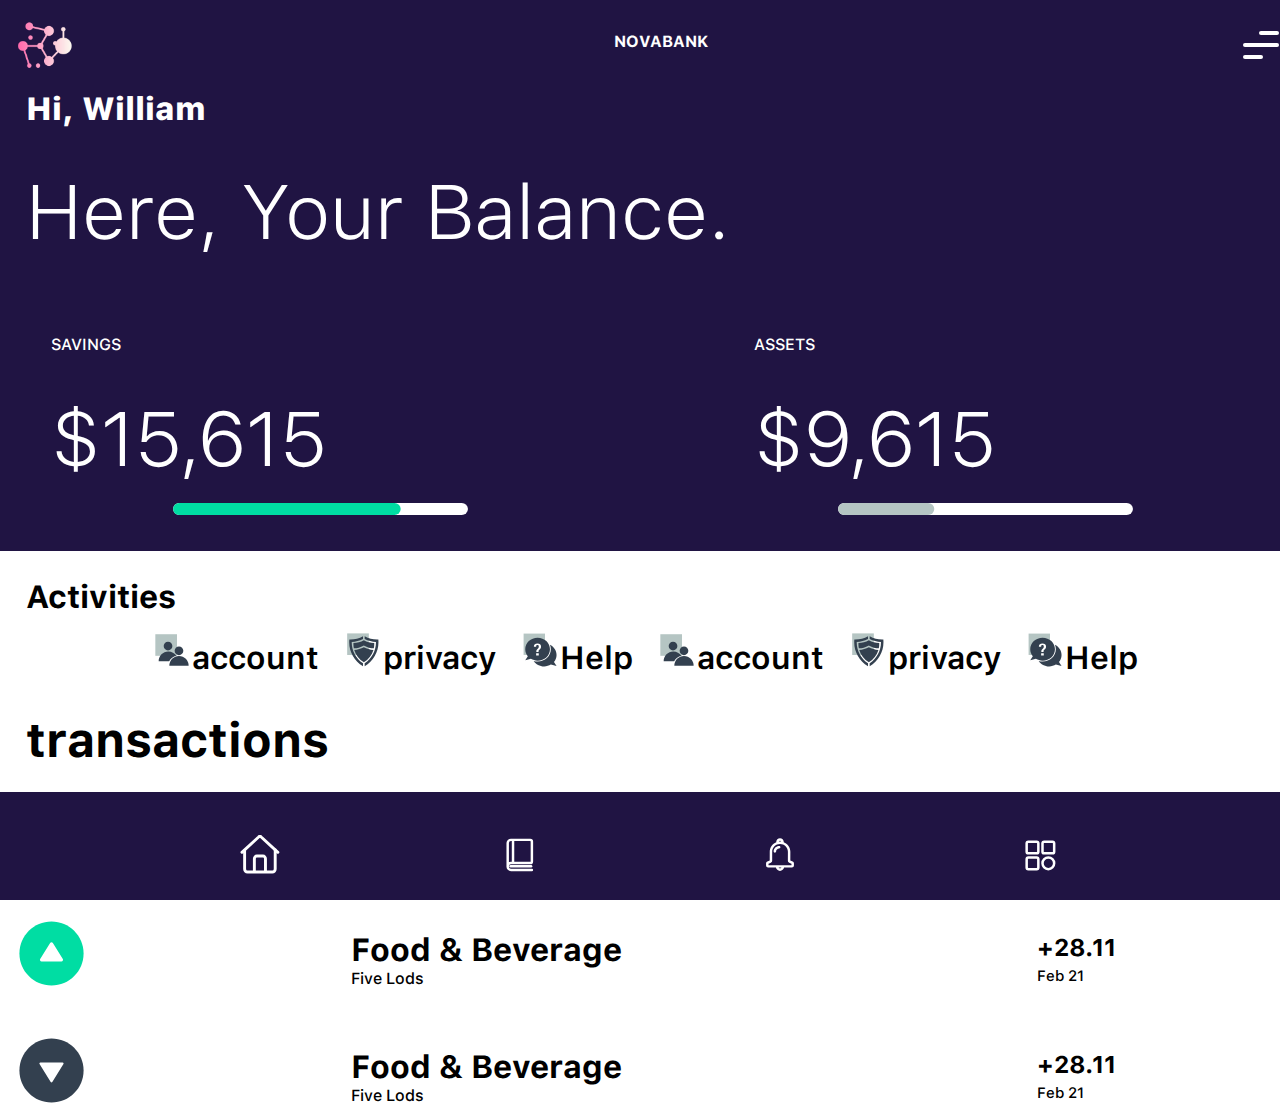
<file: index.html>
<!DOCTYPE html>
<html lang="en">

<head>
    <link rel="stylesheet" href="css/style.css">
    <meta charset="UTF-8">
    <meta name="viewport" content="width=-width,device initial-scale=1.0">
    <title>profile</title>
</head>

<body>
    <header class="contenedorp">
            <img src="storage/img/novabank (3).png" class="nova">
            <p class="text">NOVABANK</p>
            <img src="storage/img/menu.svg" class="button-filter">
    </header>
    <div class="content__information">
        <h1>Hi, William</h1>
        <span>Here, Your Balance.</span>
        <div class="conten__status">
            <div class="status__savings">
                <p>SAVINGS</p>
                <span>$15,615</span>
                <img src="storage/img/barra-1.svg" alt="">
            </div>
            <div class="status__assets">
                <p>ASSETS</p>
                <span>$9,615</span>
                <img src="storage/img/barra-2.svg" alt="">
            </div>
        </div>
    </div>
    <section class="section__2">
        <article class="activities">
            <h3 class="title">Activities</h3>
            <div class="cont__activity">
                <div class="container__content">
                    <img src="storage/img/accouts.svg" alt="">
                    <p class="text">account</p>
                </div>
                <div class="container__content">
                    <img src="storage/img/security.svg" alt="">
                    <p class="text">privacy</p>
                </div>
                <div class="container__content">
                    <img src="storage/img/help.svg" alt="">
                    <p class="text">Help</p>
                </div>
                <div class="container__content">
                    <img src="storage/img/accouts.svg" alt="">
                    <p class="text">account</p>
                </div>
                <div class="container__content">
                    <img src="storage/img/security.svg" alt="">
                    <p class="text">privacy</p>
                </div>
                <div class="container__content">
                    <img src="storage/img/help.svg" alt="">
                    <p class="text">Help</p>
                </div>
            </div>
        

        </article>
        <article class="transactions">
            <h3>transactions</h3>
            <div class="list__transations">
                <img src="storage/img/simbolo-transaccion.svg" alt="">
                <div class="cont__transacciones">
                    <p class="parrafo">Food & Beverage</p>
                    <span>Five Lods</span>
                </div>
                <div class="cont__fecha">
                    <p>+28.11</p>
                    <span>Feb 21</span>
                </div>
                
            </div>
            <div class="list__transations">
                <img src="storage/img/simbolo-transaccion.svg">
                <div class="cont__transacciones">
                    <p class="parrafo">Food & Beverage</p>
                    <span>Five Lods</span>
                </div>
                <div class="cont__fecha">
                    <p>+28.11</p>
                    <span>Feb 21</span>
                </div>
            </div>
            <div class="list__transations">
                <img src="storage/img/simbolo-retiro.svg">
                <div class="cont__transacciones">
                    <p class="parrafo">Food & Beverage</p>
                    <span>Five Lods</span>
                </div>
                <div class="cont__fecha">
                    <p>+28.11</p>
                    <span>Feb 21</span>
                </div>
                
            </div>
        </article>
    </section>
    <footer class="footer">
        <ul class="footer__ul">
            <li>
                <a href="#">
                    <img src="storage/img/casa.svg">
                </a>
            </li>
            <li>
                <a href="#">
                    <img id="shopping" onclick="window.location.href ='views/list-cards.html'"src="storage/img/book.svg">
                </a>
            </li>
            <li>
                <a href="">
                    <img src="storage/img/notificaciones.svg">
                </a>

            </li>
            <li>
                <a href="#">
                    <img id="shopping" onclick="window.location.href ='views/balance.html'"src="storage/img/filter-search.svg">
                </a>
            </li>
            
            
        </ul>
    </footer>
</body>

</html>
</file>
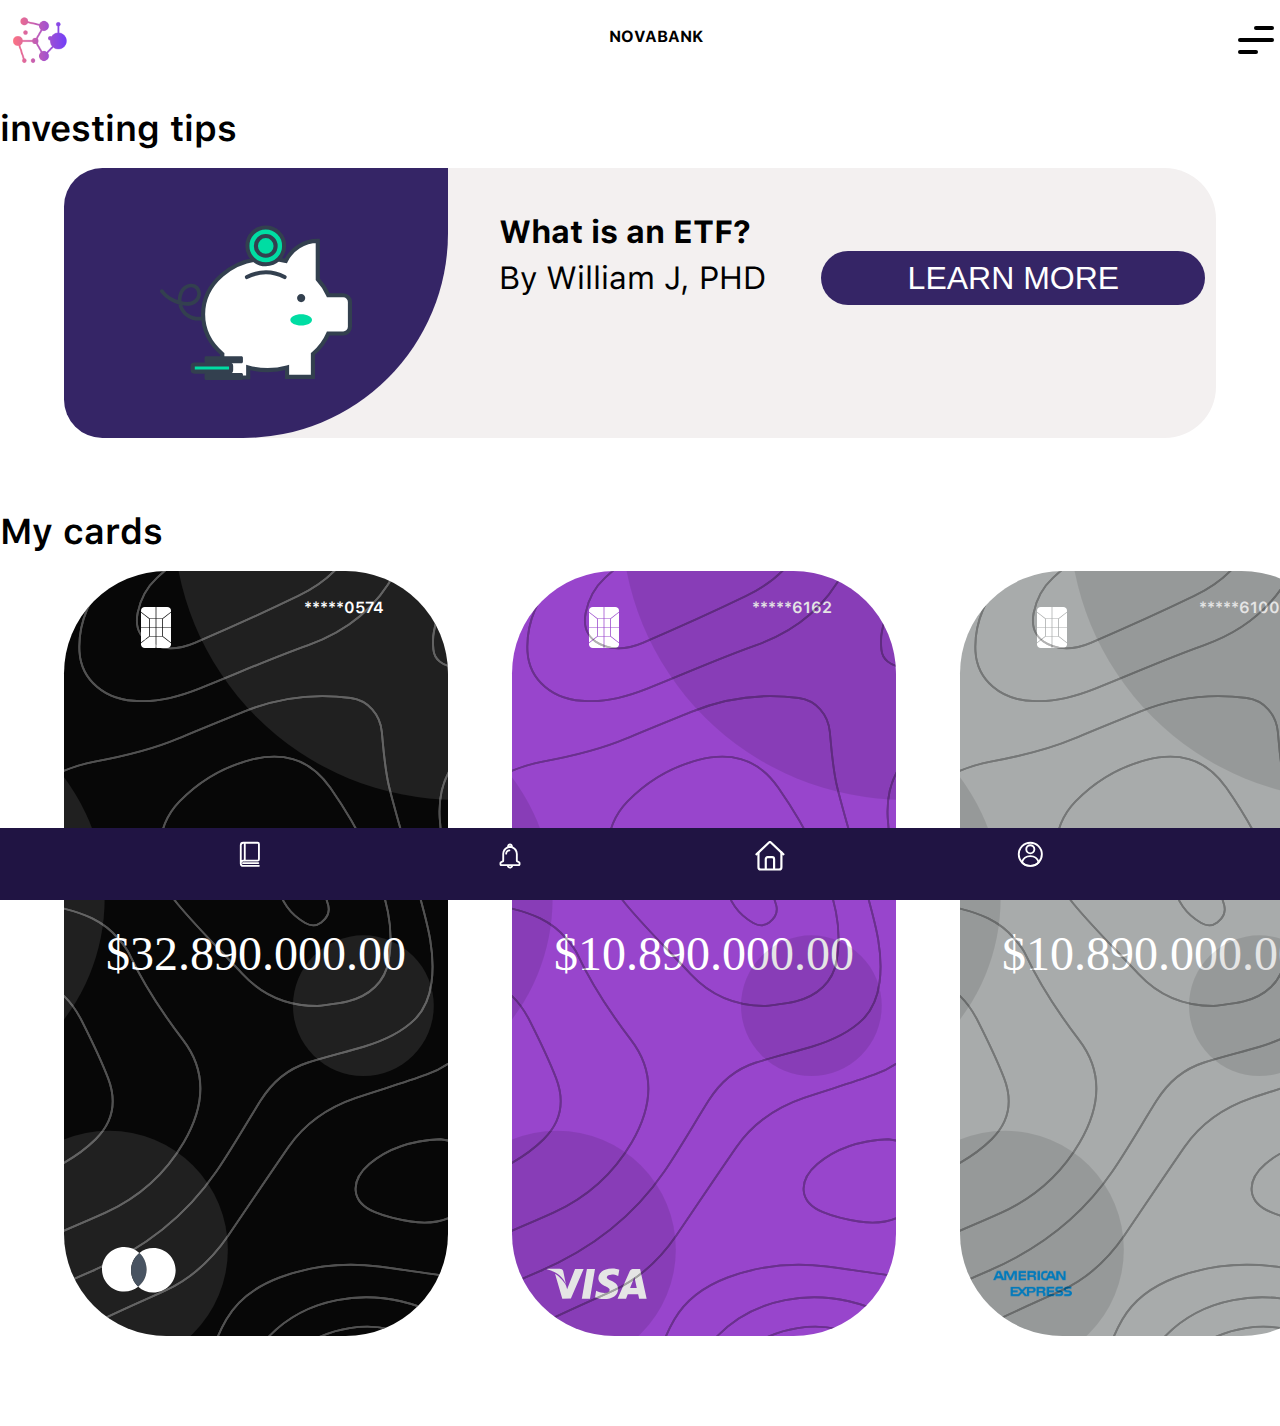
<file: views/balance.html>
<!DOCTYPE html>
<html lang="en">
<head>
    <link rel="stylesheet" href="../css/balance.css">
    <meta charset="UTF-8">
    <meta name="viewport" content="width=device-width, initial-scale=1.0">
    <title>Document</title>
</head>
<body>
    <header class="contenedorp">
        <img src="../storage/img/novabank (2).png" class="nova">
        <p class="text">NOVABANK</p>
        <img src="../storage/img/menu.svg" class="filter" >
    </header>
       <section class="section2">
        <article class="investing-tips">
            <p class="text">investing tips</p>
            <div class="container-pig">
                <div class="dad-learn-More">
                <div class="learn-More"> 
                    <div class="learn-More2">              
                        <img src="../storage/img/pig.svg" class="images">
                    </div>
                    <div class="learn-More3">
                        <p class="parra">What is an ETF?</p>
                        <span>By William J, PHD</span>
                        <button>LEARN MORE</button>
                        <img src="../storage/img/simbolo-x.svg" class="x">
                    </div>
                </div>
                <div class="learn-More">
                    <div class="learn-More2">                                
                        <img src="../storage/img/security.webp" class="images">
                    </div>
                    <div class="learn-More3">
                        <p class="parra">Master security?</p>
                        <span>By William J, PHD</span>
                        <button>LEARN MORE</button>
                        
                    </div>
                </div>
            </div>
        </div>


        <article class="investing-tips">
            <p class="text">My cards</p>
        <div class="container-pig">
            <div class="dad-learn-More">
            <div class="learn-More-cards"> 
            <img src="../storage/img/chip.svg" class="chips-cards">
             <p class="numer-card">*****0574</p>
             <div class="cost">
                <span>$32.890.000.00</span>
                <img src="../storage/img/bancolombia.svg" class="met-pago">
                <img src="../storage/img/fondo(1).svg" class="fondo">
                <img src="../storage/img/bubrbuje.svg" id="burbuje">
            </div>
            </div>
            <div class="learn-More-cards2">
            <img src="../storage/img/chip.svg" class="chips-cards">  
            <p class="numer-card">*****6162</p>
            <div class="cost">
                <span>$10.890.000.00</span>
                <img src="../storage/img/bogota.svg" class="met-pago">
                <img src="../storage/img/bubrbuje.svg" class="fondo">
                <img src="../storage/img/fondo(1).svg" class="fondo1">
                


            </div>   
                </div>
                <div class="learn-More-cards3">
                    <img src="../storage/img/chip.svg" class="chips-cards">  
                    <p class="numer-card">*****6100</p>
                    <div class="cost">
                        <span>$10.890.000.00</span>
                        <img src="../storage/img/american-express.png" id="american-express">
                        <img src="../storage/img/bubrbuje.svg" class="fondo">
                        <img src="../storage/img/fondo(1).svg" class="fondo1">

                    </div>   
                        </div>
            </div>
        </div>
    </div>     
        </article >
       </section>
       <footer class="footer">
        <ul class="footer__ul">
         
            <li>
                <a href="#">
                
                    <img id="shopping" onclick="window.location.href ='../views/list-cards.html'"src="../storage/img/book.svg">
                </a>
            </li>
            <li>
              <img src="../storage/img/notificaciones.svg">
            </li>
            <li>
                <img src="../storage/img/casa.svg" alt="">
            </li>
            <li>
                <a href="#">
                    <img id="shopping" onclick="window.location.href ='../index.html'"src="../storage/img/profile.svg">
                </a>

            </li>
        </ul>
    </footer>
</body>
    
</html>
</file>
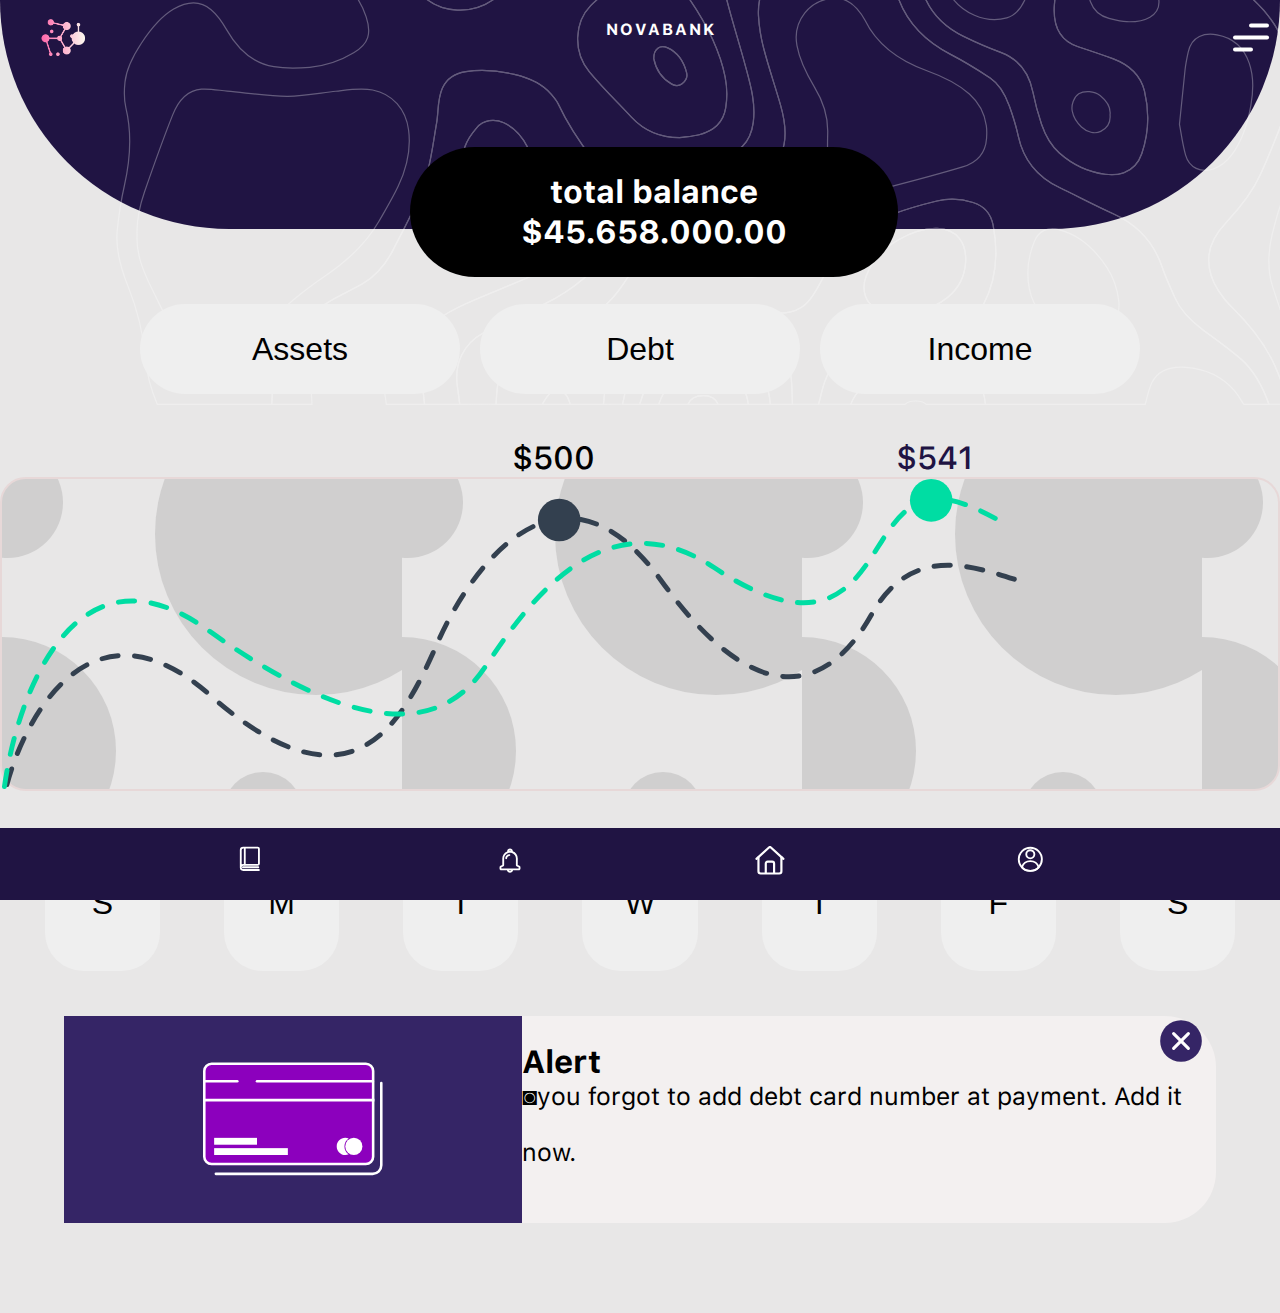
<file: views/list-cards.html>
<!DOCTYPE html>
<html lang="en">
<head>
    <link rel="stylesheet" href="../css/list-cards.css">
    <meta charset="UTF-8">
    <meta name="viewport" content="width=device-width, initial-scale=1.0">
    <title>Document</title>
</head>
<body>
    <section class="section1">
        <img src="../storage/img/fondo(1).svg" id="fondo">  
    </section>
        <header class="contenedorp">
            <img src="../storage/img/novabank (3).png" class="nova">
            <p class="text">NOVABANK</p>
            <img src="../storage/img/menu.svg">
        </header>
    <div class="balance">
        <p>total balance</p>
        <span>$45.658.000.00</span>
    </div>
    <div class="botones">
        <button>Assets</button><button>Debt</button><button>Income</button>
    </div>
    <div class="price">
        <p>$500</p>
        <span>$541</span>
    </div>
    <div class="graphic">
        <div class="graphic__img">
            <img src="../storage/img/graphic.svg">
        </div>
    </div>
    <div class="days">
        <button>S</button>
        <button>M</button>
        <button>T</button>
        <button>W</button>
        <button>T</button>
        <button>F</button>
        <button>S</button>
    </div>
    <div class="container-pig">
        <div class="dad-learn-More">
        <div class="learn-More"> 
            <div class="learn-More2">              
                <img src="../storage/img/tarjet.svg" class="images">
            </div>
            <div class="learn-More3">
                <p class="parra">Alert</p>
                <span>◙you forgot to add debt card number at payment. Add it now.</span>
                <img src="../storage/img/simbolo-x.svg" class="x">
            </div>
        </div>
        <div class="learn-More">
            <div class="learn-More2">                                
                <img src="../storage/img/security.webp" class="images">
            </div>
            <div class="learn-More3">
                <p class="parra">Master security?</p>
                <span>By William J, PHD</span>
                <img src="../storage/img/simbolo-x.svg" class="x2">
            </div>
        </div>
    </div>
</div>
<footer class="footer">
    <ul class="footer__ul">
        <li>
            <a href="#">
            
                <img id="shopping" onclick="window.location.href ='../views/list-cards.html'"src="../storage/img/book.svg">
            </a>
        </li>
        <li>
          <img src="../storage/img/notificaciones.svg">
        </li>
        <li>
            <img src="../storage/img/casa.svg" alt="">
        </li>
        <li>
            <a href="#">
                <img id="shopping" onclick="window.location.href ='../index.html'"src="../storage/img/profile.svg">
            </a>

        </li>
    </ul>
</footer>
</body>

</html>
</file>
<file: css/style.css>
@import url(variable.css);
*{
    padding: 0;
    margin: 0;
    box-shadow: 0;
}
body{
    display: flex;
    flex-direction: column;
    width: 100%;
    height: 100vh;
    background: #201443;
    overflow-x: hidden;
}
.contenedorp {
    display: flex;
    width: 100%;
    flex-direction: row;
    justify-content: space-between; 
    padding: 5px;
}
.contenedorp p {
    color: white;
    font-family: "SF-pro-bold";
    margin-top: 3vh;
}
.nova {
    width: 80px;
}
.content__information{
    display: flex;
    flex-direction: column;
}
.content__information h1{
    font-family: "SF-pro-heavy";
    color: white;
    margin-left: 2vw;    
    
}
.content__information span{
    font-family: "SF-pro-light";
    margin-top: 3vw;
    margin-left: 2vw;
    color: white;
    font-size: 10vw;
}
.conten__status {
    display: flex;
    margin-left: 2vw;
    margin-top: 6vw;
    justify-content: space-between;
}
.status__savings {
    display: flex;
    width: 47%;
    flex-direction: column;
}
.status__savings p{
    color: white;
    font-family: "SF-pro-medium";
    margin-left: 2vw;
}
.status__savings span{
    font-size: 25px;
    margin-left: 2vw;
}
.status__savings img{
    position: relative;
    margin-top: 2vh;
    width: 260px;
    margin-left: 2vw;
}
.status__assets {
    flex-direction: column;
    display: flex;
    width: 47%;

}
.status__assets span{
    margin-left: 5vw;
    font-size: 25px;
}
.status__savings span:hover{
    transition: 0.8s;
    width: 2vw;
}
.status__assets p{
    font-family: "SF-pro-medium";
    color: white;
    margin-left: 5vw;
}
.status__assets img{
    position: relative;
    margin-top: 2vh;
    width: 260px;
    margin-left: 3vw;
}
.section__2 {
    display: flex;
    flex-direction: column;
    margin-top: 4vh;
    width: 100%;
    height: 100vh;
    background-color: rgb(255, 255, 255);

}
.activities {
    display: flex;
    width: 100%;
    height: auto;
    flex-direction: column;
    background: rgb(255, 255, 255);
}
.title{
    margin-top: 3vh;
    margin-left: 2vw;
    font-size: 2rem;
    font-family: "SF-pro-bold";
}
.cont__activity{
    display: flex;
    width: 100%;
    justify-content: center;
    align-items: center;
    overflow-x: scroll;
    gap: 20px;
    padding: 5px;
}
.container__content {
    display: flex;
    flex-direction: row;
    border: 2px solid rgba(255, 255, 255, 0.256);
    background: rgb(255, 255, 255);
    border-radius: 10%;
    transition: 1s;
}
.container__content:hover{
    box-shadow: 0px 15px 50px #3e2254;
}
.container__content img{
    width: 40px;
}
.container__content p{
    font-size: 2rem;
    margin-top: 1.8vh;
    font-family: "SF-pro-semi-bold";
    text-align: center;
}
.transactions {
    display: flex;
    flex-direction: column;
    width: 100%;
    overflow-y: scroll;
}
.transactions h3{
    font-size: 3rem;
    margin-top: 3vh;
    font-family: "SF-pro-bold";
    margin-left: 2vw;
}

.list__transations {
    display: flex;
    justify-content: space-between;
    margin-top: 2vh;
    width: 98%;
    margin-left: 1vw;
    border-radius: 2vw;
    background: rgb(255, 255, 255);
}
.list__transations img{
    position: relative;
    width: 6vw;
}
.list__transations p{
    margin-top: 3vh;
    font-size: 2rem;
    font-family: "SF-pro-bold";
}
.list__transations span{
    font-family: "SF-pro-medium";
}

.cont__fecha{
    display: flex;
    flex-direction: column;
    width: 30vw;
    height: 10vh;
    justify-content: center;
    margin-top: 1vh;
}
.cont__fecha p{
    margin-top: 9px;
    font-size: 1.5rem;
    margin-left: 12vw;
}
.cont__fecha span{
    margin-top: 5px;
    font-size: 15px;
    height: 25px;
    width: 65px;
    justify-content: center;
    margin-left: 12vw;

}
.footer{
    background: #201443;
    position: fixed;
    bottom: 0px;
    width: 100%;
    height: 12vh;
}

.footer__ul{
    display: flex;
    width: 100%;
    height: 8vh;
    margin-top: 3vh;
    background: var(--color-4);
    flex-direction: row;
    justify-content: space-evenly;
    align-items: center;
    border-radius: 40px;

}
.footer__ul li{
    list-style: none;
    border-radius: 100%;
    height: 40px;
    width: 20px;
    align-items: center;
    justify-content: center;
}
.footer__ul img{
    position: relative;
    width: 40px;
    transition: 0.5S;
}
.footer__ul img:hover{
    box-shadow: 0px 0px 20px;
    border-radius: 100%;
}

@media (max-width: 767px) {
    body {
        flex-direction: column;
    }
    .contenedorp {
        flex-direction: row;
    }
    .content__information h1 {
        margin-left: 15px;
    }
    
    .content__information span {
        text-align: center;
        margin-left: 0;
    }
    .status__savings img, .status__assets img {
        width: 100%;
        margin-left: 0;
    }
    .section__2 {
        margin-top: 2vh;
        width: 100%;
        background-color: rgb(255, 255, 255);
    }
    .section__2 p {
        font-size: 1.5rem;
    }
    .section__2 img {
        width: 40px;
    }
    .list__transations{
        display: flex;
        flex-direction: row;
        justify-content: space-between;
    }
    .list__transations img {
        width: 40px;
    }
    .list__transations p {
        font-size: 1rem;
    }
    .transactions h3 {
        font-size: 2rem;
    }
    .footer__ul {
        flex-direction: row;
        height: auto;
    }
}

/* Pantallas entre 768px y 991px */
@media (min-width: 768px) and (max-width: 991px) {
    .contenedorp {
        flex-direction: row;
    }
    .contenedorp p {
        margin-top: 2vh;
    }
    .status__savings, .status__assets {
        width: 100%;
        margin-bottom: 2vh;
    }
    .status__savings img, .status__assets img {
        width: 80%;
        margin-left: 10%;
    }
    .footer__ul img {
        width: 30px;
    }
}

/* Pantallas entre 992px y 1199px */
@media (min-width: 992px) and (max-width: 1199px) {
    .content__information span {
        font-size: 8vw;
    }
    .status__savings img, .status__assets img {
        width: 70%;
        margin-left: 15%;
    }
    .cont__activity {
        gap: 40px;
    }
    .container__content p {
        font-size: 1.5rem;
    }
    .footer__ul img {
        width: 35px;
    }
}

/* Pantallas de 1200px en adelante */
@media (min-width: 1200px) {
    .content__information span {
        font-size: 6vw;
    }
    .status__savings img, .status__assets img {
        width: 50%;
        margin-left: 25%;
    }
    .container__content p {
        font-size: 2rem;
    }
    .footer__ul img {
        width: 40px;
    }
}
</file>
<file: css/balance.css>
@import url(variable.css);
*{
    padding: 0;
    margin: 0;
    box-shadow: 0;
}
body{
    display: flex;
    flex-direction: column;
    background: #ffffff;
    overflow-x: hidden;
}
.contenedorp {
    display: flex;
    width: 100%;
    flex-direction: row;
    justify-content: space-between; 
}
.contenedorp p {
    color: rgb(0, 0, 0);
    font-family: "SF-pro-bold";
    margin-top: 3vh;
}
.filter{
    filter: invert();
}

.nova {
    width: 80px;
}

.investing-tips p{
    margin-top: 3vh;
    font-size: 4vh;
    font-family: "SF-pro-semi-bold";   
}
.container-pig{
    display: flex;
    overflow-x: scroll;
}
.dad-learn-More{
    display: flex;
    flex-direction: row;
}
.learn-More{
    display: flex;
    background: #f3f0f0;
    height: 30vh;   
    width: 90vw;
    margin-bottom: 5vh;
    margin-top: 2vh;
    margin-left: 5vw;
    border-radius: 4vw;
}
.learn-More P{
    margin-top: 3vh;
    font-size: 2rem;
    margin-left: 4vw;
    font-family: "SF-pro-bold";
    margin-top: 5vh;
}
.learn-More span{
    font-family: "SF-pro-regular";
    margin-left: 4vw;
    font-size: 2rem;
}
.learn-More button{
    color: white;
    background: #352566;
    width: 30vw;
    height: 6vh;
    border-radius: 5vw;
    font-size: 2rem;
    margin-left: 4vw;
    border: none;   
}

.learn-More2{
    display: flex;
    align-items: center;
    justify-content: center;
    background: #352566;
    position: relative;
    width: 30vw;
    border-top-right-radius:0vw;
    border-bottom-right-radius:16vw;
    border-top-left-radius:3vw;
    border-bottom-left-radius:3vw;
    transition: 1s;

}
.learn-More2:hover{
    box-shadow: 0px 0px 20px rgb(63, 167, 110);
    width: 32vw;
}
.images{
    width: 15vw;
    height: 15vw;
    position: relative;
}
.x{ 
    position: absolute;
    margin-left: 19vw;
    top: 0;
    margin-top: 22vh;
    width: 10vw;
}
.learn-More-cards{
    display: flex;
    position: relative;
    background: #010101f9;
    height: 85vh;   
    width: 30vw;
    margin-bottom: 5vh;
    margin-top: 2vh;
    margin-left: 5vw;
    border-radius: 8vw;
    overflow: hidden;
    
}
.learn-More-cards2{
    display: flex;
    position: relative;
    background: #9845cc;
    height: 85vh;   
    width: 30vw;
    margin-bottom: 5vh;
    margin-top: 2vh;
    margin-left: 5vw;
    border-radius: 8vw;
    overflow: hidden;
}

.learn-More-cards3{
    display: flex;
    position: relative;
    background: #a8abab;
    height: 85vh;   
    width: 30vw;
    margin-bottom: 5vh;
    margin-top: 2vh;
    margin-left: 5vw;
    border-radius: 8vw;
    overflow: hidden;
    margin-bottom: 10vh;
}
.learn-More-cards p{
    position: absolute;
    right: 0;
    margin-right: 5vw;
    font-size: 1rem;
    color: rgb(255, 255, 255);
}
.learn-More-cards2 p{
    position: absolute;
    right: 0;
    margin-right: 5vw;
    font-size: 1rem;
    color: rgb(255, 255, 255);
}
.learn-More-cards3 p{
    position: absolute;
    right: 0;
    margin-right: 5vw;
    font-size: 1rem;
    color: white;
}
.learn-More-cards span{
    margin: 0 auto;
    color: rgb(255, 255, 255);
    font-size: 3rem;
}
.learn-More-cards2 span{
    margin: 0 auto;
    color: white;
    font-size: 3rem;
}
.learn-More-cards3 span{
    margin: 0 auto;
    color: white;
    font-size: 3rem;
}
.chips-cards{
    position: absolute;
    width: 90px;
    margin-top: 4vh;
    margin-left: 6vw;   
}
.chips-cards{
    position: absolute;
    width: 30px;
    margin-top: 4vh;
    margin-left: 6vw;   
}
.fondo{
    width: 55vw;
    height: 90vw;
    margin-top: 3vh;
    position: absolute;
    border-radius: 2vw;
    overflow: hidden; 
}
.fondo1{
    width: 55vw;
    height: 90vw;
    margin-top: 3vh;
    position: absolute;
    border-radius: 2vw;
    overflow: hidden; 
    filter: invert();
}
#burbuje{
    width: 55vw;
    height: 90vw;
    margin-top: 3vh;
    position: absolute;
    border-radius: 2vw;
    overflow: hidden;
    filter: invert(); 
}

#american-express{
    position: absolute;
    left: 20px;
    bottom: 0;
    width: 105px;
}

.cost{
    display: flex;
    position: absolute;
    justify-content: center;
    align-items: center;
    /* border: 2px solid black; */
    width: 100%;
    height: 100%;
}

.met-pago{
    position: absolute;
    bottom: 0;
    left: 35px;
    color: white;
    font-size: 8vw;
    margin-bottom: 4vh;
}
.footer{
    background: #201443;
    position: fixed;
    bottom: 0px;
    width: 100%;
    height: 8vh;
}

.footer__ul{
    background: var(--color-4);
    height: 20px;
    display: flex;
    flex-direction: row;
    justify-content: space-evenly;
    align-items: center;
    border-radius: 40px;
    
}
.footer__ul li{
    display: flex;
    list-style: none;
    border-radius: 100%;
    height: 40px;
    width: 20px;
    align-items: center;
    justify-content: center;
}
.footer__ul img{
    width: 30px;
    margin-top: 4vh;
    transition: 0.2S;
}
.footer__ul img:hover{
    box-shadow: 0px 0px 20px;
    border-radius: 100%;
    width: 60px;
}

@media (max-width: 767px) {
    body {
        display: flex;
        width: 100%;
        min-height: 100vh;
    }
    
    .learn-More {
        width: 90vw;
        height: 18vh;
    }
    .learn-More p {
        font-size: 1rem; 
    }
    .learn-More span {
        font-size: 1rem; 
    }
    .learn-More button {
        width: 25vw;
        font-size: 0.8rem;
    }
    .learn-More-cards  {
        width: 50vw;
        height: 45vh;

    }
    .learn-More-cards2  {
        width: 50vw;
        height: 45vh;
        
    }
    .learn-More-cards3  {
        width: 50vw;
        height: 45vh;
        bottom: 5px;
    }
    .learn-More-cards span {
        font-size: 1.5rem;
    } 
    .learn-More-cards2 span {
        font-size: 1.5rem;
    }  
    .learn-More-cards3 span {
        font-size: 1.5rem;
    }   
}
</file>
<file: css/list-cards.css>
@import url(variable.css);
*{
    padding: 0;
    margin: 0;
    box-shadow: 0;
}
body{
    display: flex;
    width: 100%;
    min-height: 100vh;
    flex-direction: column;
    background: #e8e7e7;
    overflow-x: hidden;
}
.section1{
    position: absolute;
    background: #201443;
    z-index: -1;
    width: 100%;
    border-bottom-left-radius: 25vw;
    border-bottom-right-radius: 25vw;
}
.contenedorp {
    display: flex;
    padding: 5px;
    flex-direction: row;
    justify-content: space-between;

}

.text{
    margin-top: 15px;
    text-align: center;
    justify-content: center;
    font-family: "SF-pro-bold";
    color: rgb(255, 255, 255);
    letter-spacing: 2px;
    
}
.nova{
    margin-top: 0;
    width: 65px;
    margin-left: 2vw;
}  

#fondo{
    position: relative;
    width: 100%;
    transform: scale(2.6);
    height: 25vh;
}

.balance{
    display: flex;
    flex-direction: column;
    justify-content: center;
    align-items: center;
    margin-top: 8vh;
    margin-left: 32vw;    
    width: 35vw;
    height: 10vh;
    padding: 20px;
    border-radius: 20vw;
    background-color: #000000;
}

.balance p{
    font-size: 2rem;
    text-align: center;
    color: white;
    font-family: "SF-pro-bold";
}
.balance span{
    font-size: 2rem;
    text-align: center;
    color: white;
    margin-top: 2px;
    font-family: "SF-pro-bold";
}
.botones{
    display: flex;
    gap: 20px;
    justify-content: center;
    margin-top: 3vh;
    height: auto;
    width: 100%;
}
.botones button{
    width: 25vw;
    border-radius: 5vw;
    height: 10vh;
    border: none;
    font-size: 2rem;
    transition: 0.3s;
}
.botones button:hover{
    background-color: rgb(3, 3, 3);
    color: white;
}

.price{
    display: flex;
    margin-top: 5vh;
}
.price p{
    position: absolute;
    font-size: 2rem;
    margin-left:6vw;
    font-family: "SF-pro-medium";
    align-items: center; 
    justify-content: center;
    margin-left: 40vw;
}
.price span{
    font-size: 2rem;
    justify-content: flex-end;
    font-family: "SF-pro-medium";
    color: #201443;
    margin-left: 70vw;
}
.graphic{
    display: flex;
    width: 100%;
}
.graphic__img{
    display: flex;
    width: 100%;
    border: 2px solid rgb(231, 216, 216);
    background-image: url(../storage/img/bubrbuje.svg);
    border-radius: 2vw;
    align-items: center;
}
.graphic img{
    width: 80%;
    height: auto;
}

.days{
    display: flex;
    gap: 5vw;
    justify-content: center;
    margin-top: 5vh;
}
.days button {
    width: 9vw;
    height: 15vh;
    border-radius: 3vw;
    border: none;
    font-size: 2rem;
}
.container-pig{
    margin-top: 3vh;
    display: flex;
    overflow-x: scroll;
}
.dad-learn-More{
    display: flex;
    grid-auto-flow: column;
}
.learn-More{
    display: flex;
    background: #f3f0f0;
    height: 23vh;   
    width: 90vw;
    margin-bottom: 10vh;
    margin-top: 2vh;
    margin-left: 5vw;
    border-radius: 4vw;
}

.learn-More P{
    margin-top: 3vh;
    font-size: 2rem;
    font-family: "SF-pro-bold";
}
.learn-More span{
    font-family: "SF-pro-regular";
    font-size: 25px;
    
}
.learn-More2{
    display: flex;
    align-items: center;
    justify-content: center;
    background: #352566;
    position: relative;
    width: 40vw;
    transition: 1s;
}

.images{
    position: relative;
    width: 180px;
    height: 180px;
}
.x{
    position: relative;
    left: 45vw;
    top: -95px; 
    width: 50px;
}
.x2{
    position: relative;
    transform: translate(490px, -55px);
    width: 50px;
}
.footer{
    background: #201443;
    position: fixed;
    bottom: 0px;
    width: 100%;
    height: 8vh;
}

.footer__ul{
    background: var(--color-4);
    height: 20px;
    display: flex;
    flex-direction: row;
    justify-content: space-evenly;
    align-items: center;
    border-radius: 40px;
    
}
.footer__ul li{
    display: flex;
    list-style: none;
    border-radius: 100%;
    height: 40px;
    width: 20px;
    align-items: center;
    justify-content: center;
}
.footer__ul img{
    width: 30px;
    margin-top: 5vh;
    transition: 0.2S;
}
.footer__ul img:hover{
    box-shadow: 0px 0px 20px;
    border-radius: 100%;
    width: 60px;
}

@media (max-width: 767px) {
    body {
        width: 100%;
        min-height: 100vh;
        flex-direction: column;
    }
    .section1 {
        border-bottom-left-radius: 10vw;
        border-bottom-right-radius: 10vw;
        height: 15vh;
    }
    .contenedorp {
        flex-direction: row;
        align-items: center;
        text-align: center;
    }
    #fondo {
        height: 10vh;
    }
    .nova {
        width: 50px;
        margin-left: 0;
    }
    .text {
        font-size: 1.5rem;
    }
    .balance {
        margin: 0 auto;
        width: 60%;
        height: auto;
        padding: 10px;
        border-radius: 10vw;
    }
    .balance p, .balance span {
        font-size: 1rem;
    }
    .botones button {
        width: 80%;
        height: auto;
        font-size: 1.5rem;
        padding: 10px;
    }
    .price p{
        font-size: 1.5rem;
        margin-left: 50vw;
        text-align: center;
    } 
    .price span {
        font-size: 1.5rem;
        margin-left: 0;
        text-align: center;
    }
    .price {
        flex-direction: column;
        align-items: center;
    }
    .graphic{
        display: flex;
        width: 100%;
    }
    .graphic__img {
        width: 100%;
        border-radius: 5vw;
    }
    .graphic img{
        width: 80%;
        height: auto;
    }
    .days button {
        width: 20vw;
        height: auto;
        font-size: 1.5rem;
        padding: 5px;
    }
    .learn-More {
        display: flex;
        flex-direction: row;
        height: 25vh;
        padding: 4px;
    }
    .learn-More img {
        width: 100px;
    }
    .learn-More p {
        font-size: 1rem;
    }
    .learn-More span {
        font-size: 1rem;
    }
    .x{
        position: relative;
        left: 40vw;
        margin-top: 5px; 
        max-width: 30px;
    }
    .learn-More2 {
        display: flex;
        flex-direction: row;
        height: 20vh;
        padding: 10px;
    }
    .x2{
        position: relative;
        transform: translate(3vw, -44px);
        max-width: 30px;
    }
    .footer{
        background: #201443;
        position: fixed;
        bottom: 0px;
        width: 100%;
        height: 21vh;
    }
}

/* Pantallas entre 768px y 991px */
@media (min-width: 768px) and (max-width: 991px) {
    .section1 {
        border-bottom-left-radius: 15vw;
        border-bottom-right-radius: 15vw;
    }
    .contenedorp {
        flex-wrap: wrap;
    }
    .nova {
        width: 60px;
    }
    .balance {
        margin: 8vh auto;
        width: 60%;
        height: auto;
        padding: 15px;
    }
    .botones button {
        width: 30vw;
        height: auto;
        font-size: 1.8rem;
    }
    .price p {
        font-size: 1.8rem;
        margin-left: 30vw;
    }
    .price span {
        font-size: 1.8rem;
        margin-left: 60vw;
    }
    .days button {
        width: 15vw;
        font-size: 1.8rem;
    }
    .learn-More {
        width: 90%;
    }
   
}

/* Pantallas entre 992px y 1199px */
@media (min-width: 992px) and (max-width: 1199px) {
    .section1 {
        border-bottom-left-radius: 20vw;
        border-bottom-right-radius: 20vw;
    }
    .contenedorp {
        justify-content: space-between;
    }
    .nova {
        width: 65px;
    }
    .balance {
        margin-left: auto;
        margin-right: auto;
        width: 40%;
    }
    .botones button {
        width: 25vw;
        font-size: 2rem;
    }
    .price p, .price span {
        font-size: 2rem;
    }
    .days button {
        width: 12vw;
        font-size: 2rem;
    }
    .learn-More {
        flex-direction: row;
        height: auto;
    }
    .footer__ul{
        background: var(--color-4);
        width: 100%;
        height: 55vh;

    }
   
}
</file>
